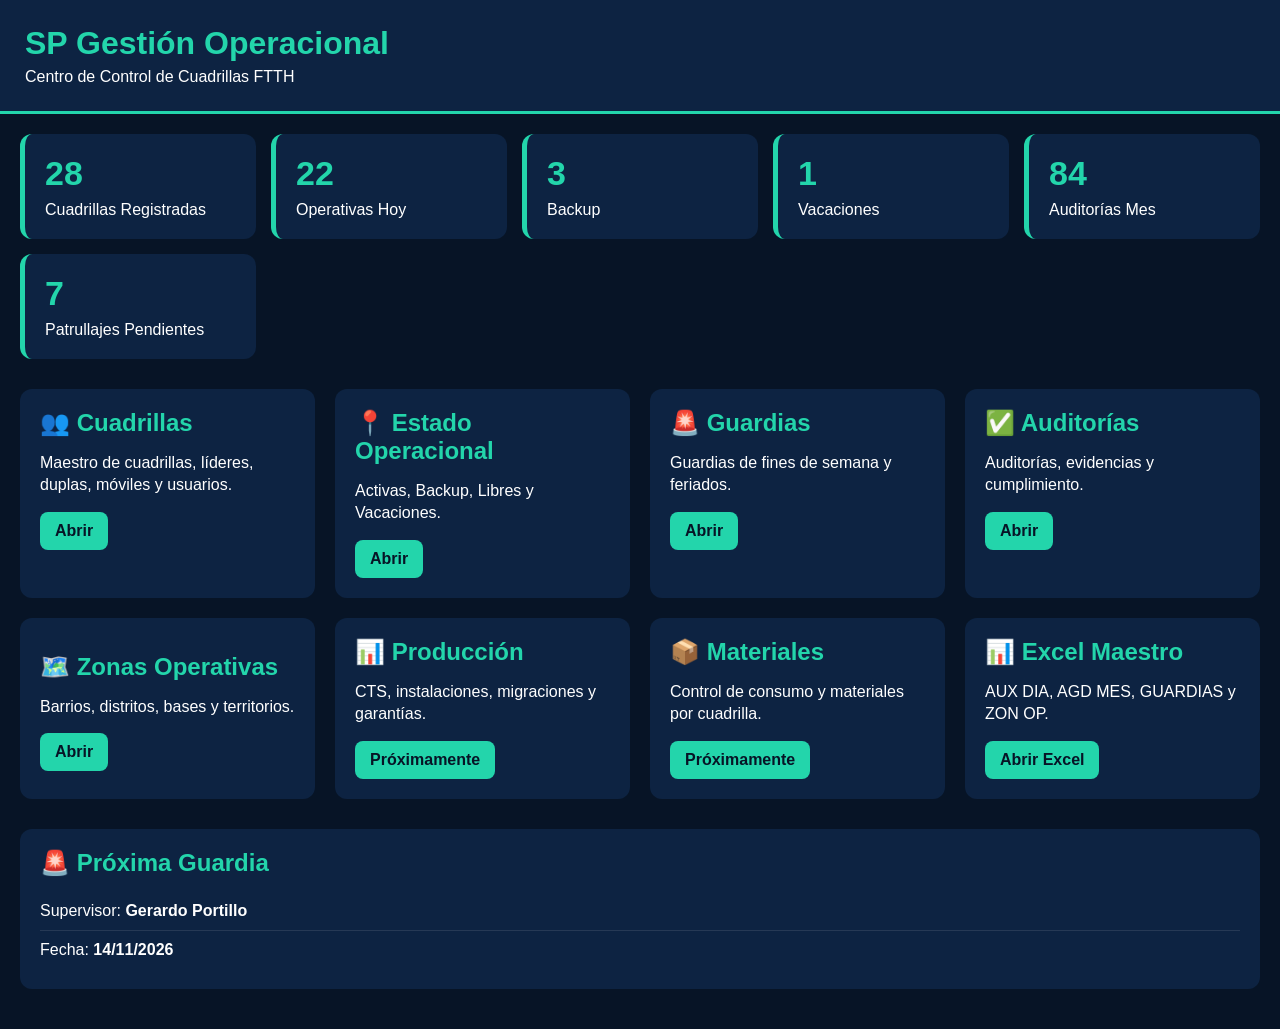
<file: index.html>
<!DOCTYPE html>
<html lang="es">

<head>

<meta charset="UTF-8">

<meta name="viewport"
      content="width=device-width, initial-scale=1.0">

<title>SP Gestión Operacional</title>

<style>

*{
    margin:0;
    padding:0;
    box-sizing:border-box;
    font-family:Segoe UI,sans-serif;
}

body{
    background:#071426;
    color:white;
}

.header{

    background:#0d2342;

    padding:25px;

    border-bottom:3px solid #23d5ab;

}

.header h1{
    color:#23d5ab;
    margin-bottom:6px;
}

.container{
    padding:20px;
}

.kpis{

    display:grid;

    grid-template-columns:
    repeat(auto-fit,minmax(220px,1fr));

    gap:15px;

    margin-bottom:30px;

}

.kpi{

    background:#0d2342;

    border-left:5px solid #23d5ab;

    border-radius:12px;

    padding:20px;

}

.kpi .valor{

    font-size:34px;

    font-weight:bold;

    color:#23d5ab;

}

.kpi .titulo{

    margin-top:8px;

}

.modulos{

    display:grid;

    grid-template-columns:
    repeat(auto-fit,minmax(260px,1fr));

    gap:20px;

    margin-bottom:30px;

}

.modulo{

    background:#0d2342;

    border-radius:12px;

    padding:20px;

}

.modulo h2{

    margin-bottom:15px;

    color:#23d5ab;

}

.modulo p{

    margin-bottom:15px;

    line-height:1.4;

}

.modulo a{

    display:inline-block;

    text-decoration:none;

    background:#23d5ab;

    color:#071426;

    padding:10px 15px;

    border-radius:8px;

    font-weight:bold;

}

.panel{

    background:#0d2342;

    border-radius:12px;

    padding:20px;

    margin-bottom:20px;

}

.panel h2{

    color:#23d5ab;

    margin-bottom:15px;

}

.item{

    padding:10px 0;

    border-bottom:
    1px solid rgba(255,255,255,.1);

}

.item:last-child{

    border-bottom:none;

}

.footer{

    margin-top:30px;

    padding:20px;

    text-align:center;

    opacity:.7;

}

</style>

</head>

<body>

<div class="header">

    <h1>
        SP Gestión Operacional
    </h1>

    <p>
        Centro de Control de Cuadrillas FTTH
    </p>

</div>

<div class="container">

    <div class="kpis">

        <div class="kpi">

            <div class="valor">
                28
            </div>

            <div class="titulo">
                Cuadrillas Registradas
            </div>

        </div>

        <div class="kpi">

            <div class="valor">
                22
            </div>

            <div class="titulo">
                Operativas Hoy
            </div>

        </div>

        <div class="kpi">

            <div class="valor">
                3
            </div>

            <div class="titulo">
                Backup
            </div>

        </div>

        <div class="kpi">

            <div class="valor">
                1
            </div>

            <div class="titulo">
                Vacaciones
            </div>

        </div>

        <div class="kpi">

            <div class="valor">
                84
            </div>

            <div class="titulo">
                Auditorías Mes
            </div>

        </div>

        <div class="kpi">

            <div class="valor">
                7
            </div>

            <div class="titulo">
                Patrullajes Pendientes
            </div>

        </div>

    </div>

    <div class="modulos">

        <div class="modulo">

            <h2>
                👥 Cuadrillas
            </h2>

            <p>
                Maestro de cuadrillas,
                líderes, duplas,
                móviles y usuarios.
            </p>

            <a href="pages/cuadrillas.html">
                Abrir
            </a>

        </div>

        <div class="modulo">

            <h2>
                📍 Estado Operacional
            </h2>

            <p>
                Activas, Backup,
                Libres y Vacaciones.
            </p>

            <a href="pages/estado-operacional.html">
                Abrir
            </a>

        </div>

        <div class="modulo">

            <h2>
                🚨 Guardias
            </h2>

            <p>
                Guardias de fines de semana
                y feriados.
            </p>

            <a href="pages/guardias.html">
                Abrir
            </a>

        </div>

        <div class="modulo">

            <h2>
                ✅ Auditorías
            </h2>

            <p>
                Auditorías,
                evidencias y cumplimiento.
            </p>

            <a href="pages/historial.html">
                Abrir
            </a>

        </div>

        <div class="modulo">

            <h2>
                <h2>
    🗺️ Zonas Operativas
</h2>

<p>
    Barrios, distritos,
    bases y territorios.
</p>

<a href="pages/zonas-operativas.html">
    Abrir
</a>

        </div>

        <div class="modulo">

            <h2>
                📊 Producción
            </h2>

            <p>
                CTS, instalaciones,
                migraciones y garantías.
            </p>

            <a href="#">
                Próximamente
            </a>

        </div>

        <div class="modulo">

            <h2>
                📦 Materiales
            </h2>

            <p>
                Control de consumo
                y materiales por cuadrilla.
            </p>

            <a href="#">
                Próximamente
            </a>

        </div>

        <div class="modulo">

            <h2>
                📊 Excel Maestro
            </h2>

            <p>
                AUX DIA, AGD MES,
                GUARDIAS y ZON OP.
            </p>

            <a
            href="https://nucleopersonal-my.sharepoint.com/:x:/r/personal/u997902_personal_com_py/Documents/1%20-%20PERSONAL%20FLOW%20GP/1%20-%20AGENDA%20DIARIA/SP%20GESTION%20OPS/APP%20-%20AGENDA%20DIARIA%20-%20SVP%20OFS%20-%20GP%202026%20.xlsx?d=w0fe233d9d8eb4abc97289d55d4cd4d44&csf=1&web=1&e=pIdgUN"
            target="_blank">

                Abrir Excel

            </a>

        </div>

    </div>

    <div class="panel">

        <h2>
            🚨 Próxima Guardia
        </h2>

        <div class="item">

            Supervisor:
            <strong>Gerardo Portillo</strong>

        </div>

        <div class="item">

            Fecha:
            <strong>14/11/2026</strong
</file>
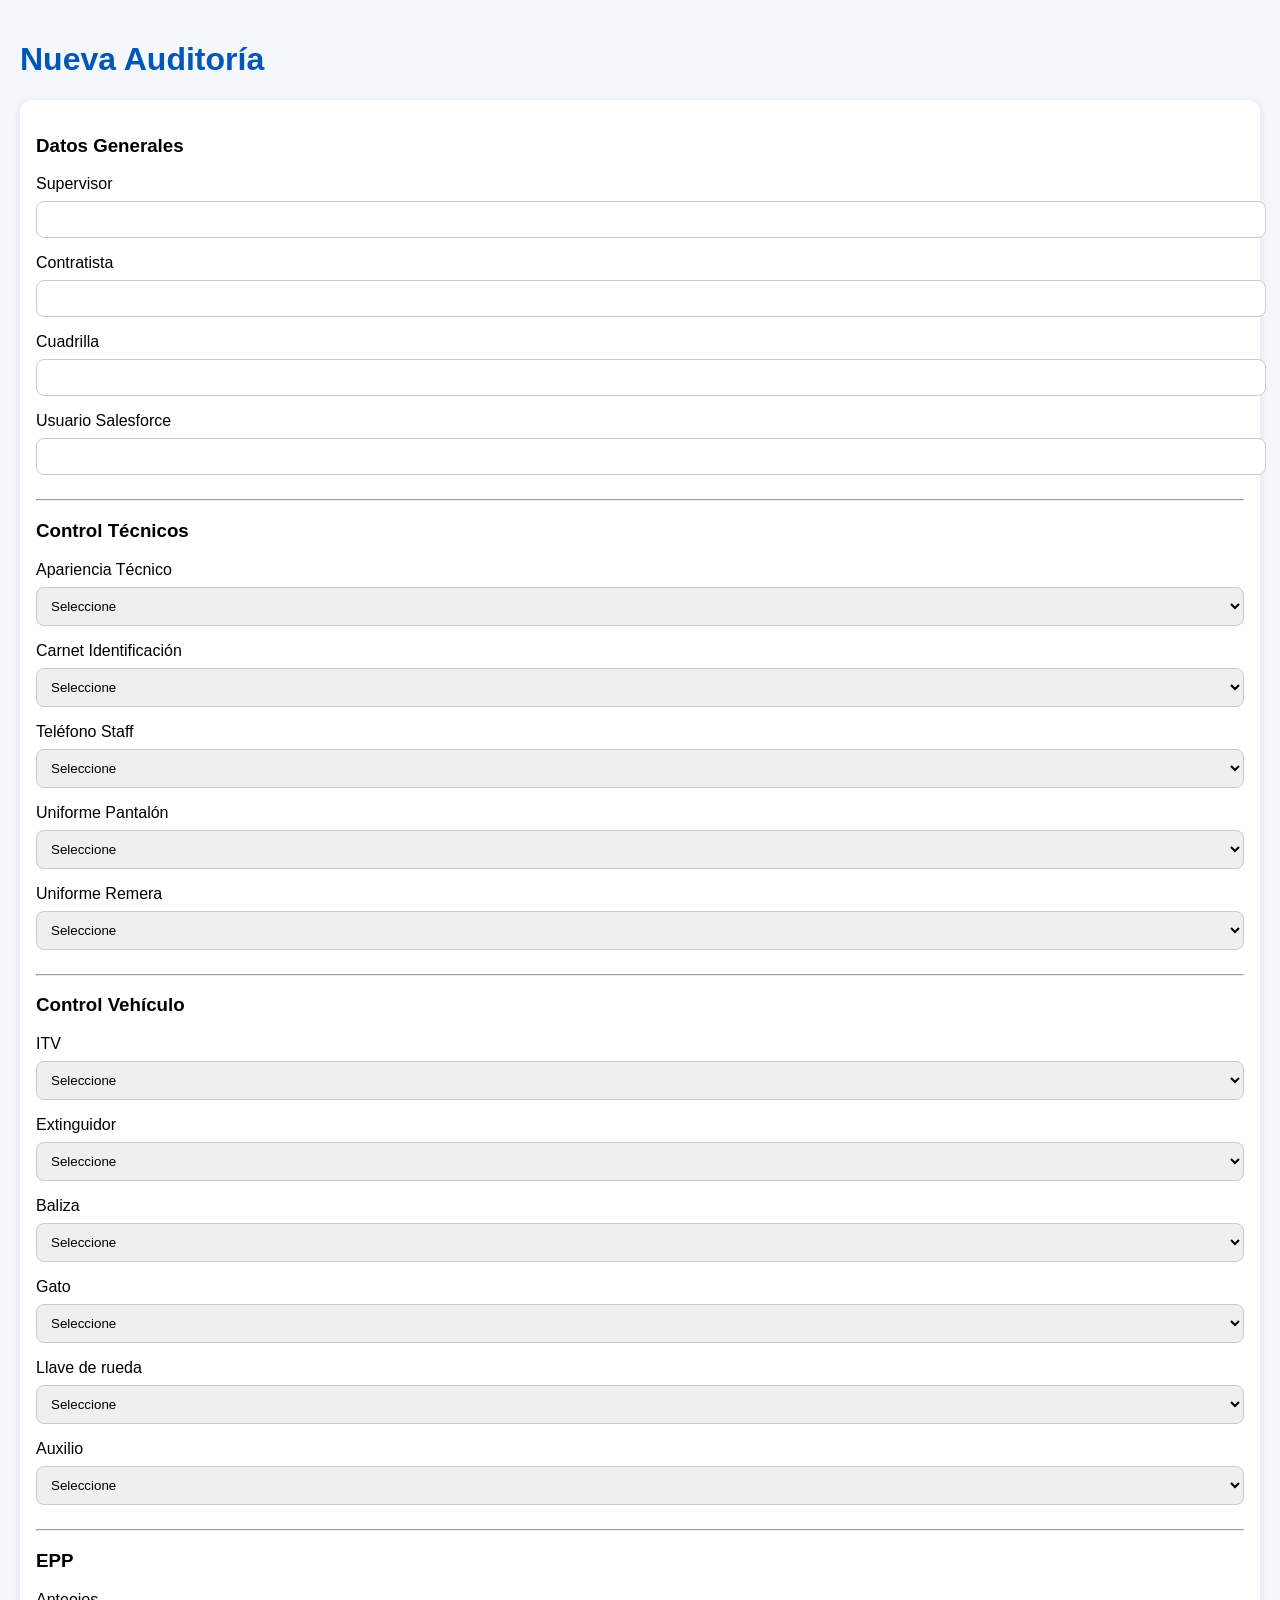
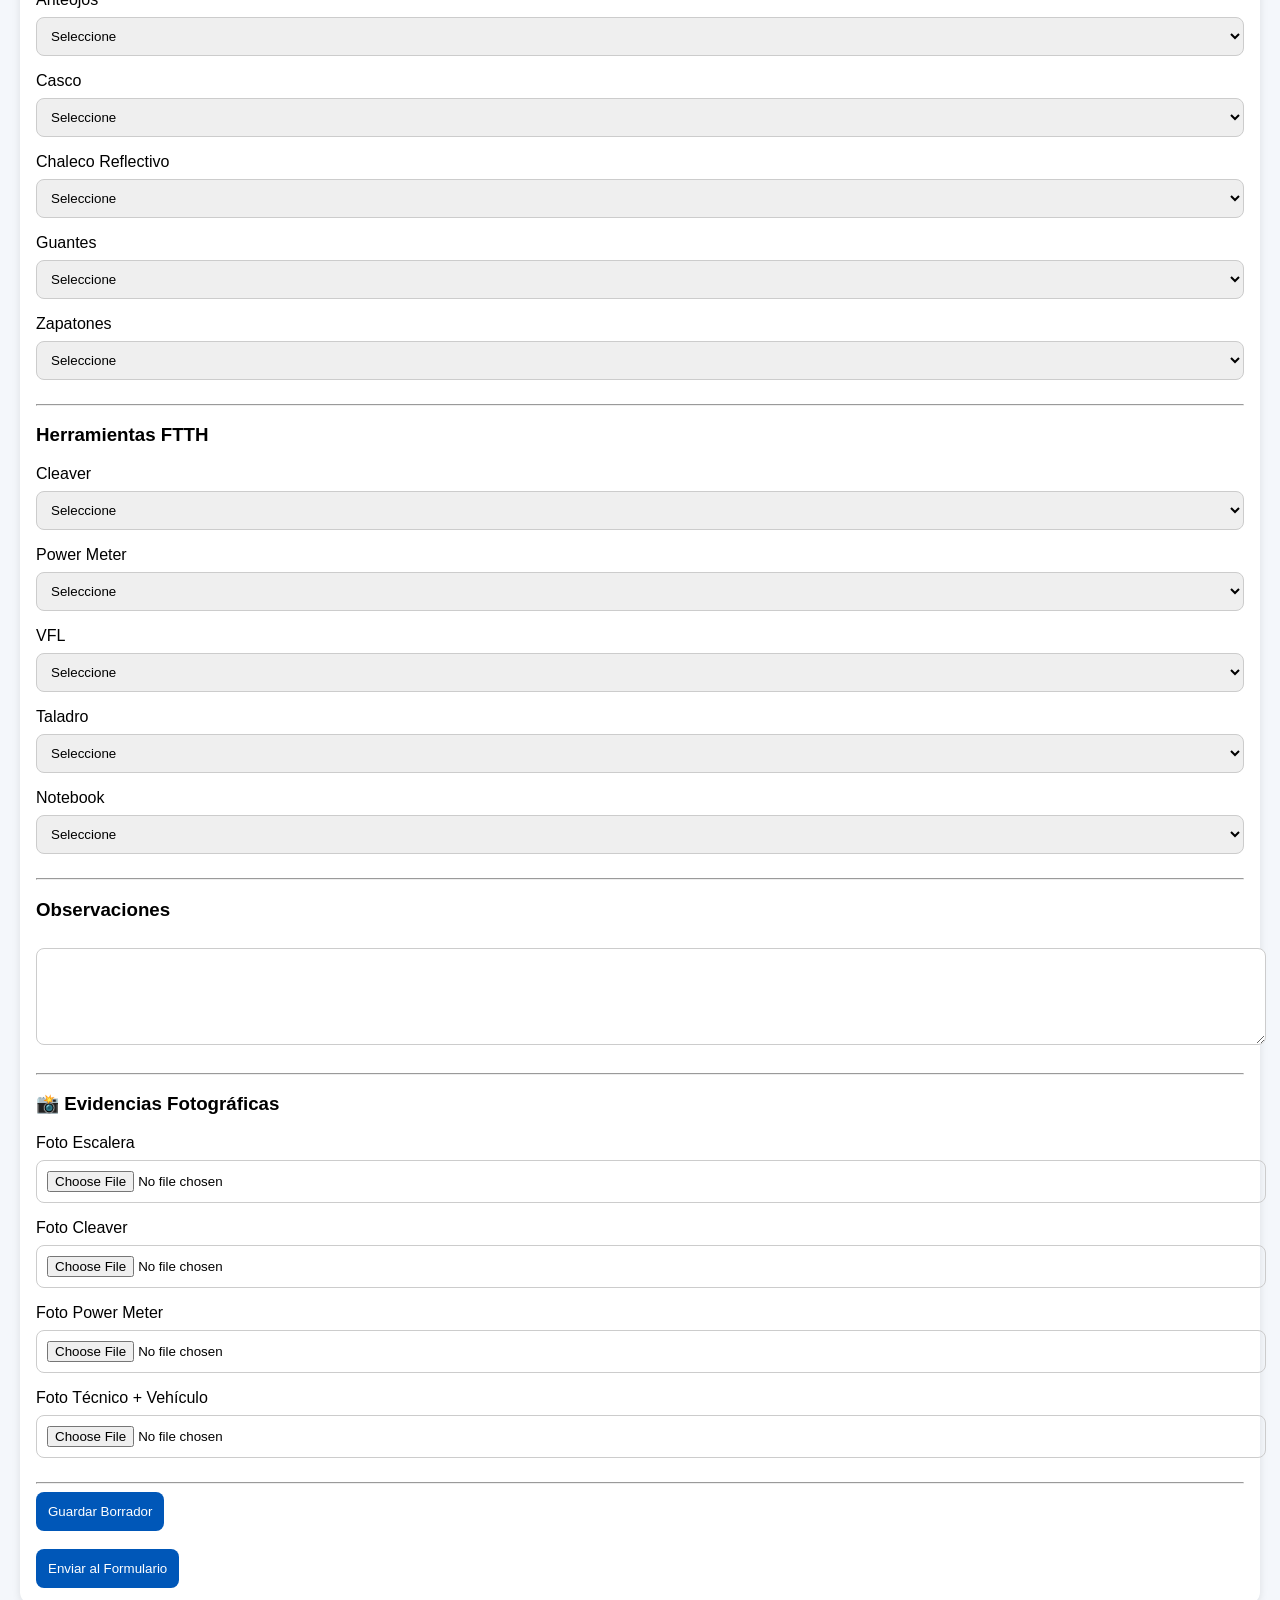
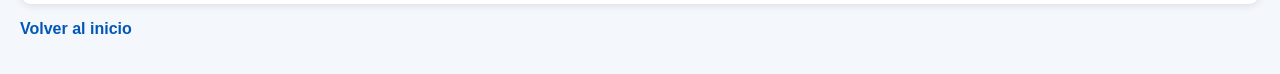
<file: pages/auditoria.html>
<!DOCTYPE html>
<html lang="es">

<head>
    <meta charset="UTF-8">
    <meta name="viewport"
          content="width=device-width, initial-scale=1.0">

    <title>Nueva Auditoría</title>

    <link rel="stylesheet"
          href="../css/app.css">
</head>

<body>

    <h1>Nueva Auditoría</h1>

    <div class="card">

        <h3>Datos Generales</h3>

        <label>Supervisor</label>
        <input id="supervisor" type="text">

        <label>Contratista</label>
        <input id="contratista" type="text">

        <label>Cuadrilla</label>
        <input id="cuadrilla" type="text">

        <label>Usuario Salesforce</label>
        <input id="usuarioSalesforce" type="text">

        <hr>

        <h3>Control Técnicos</h3>

        <label>Apariencia Técnico</label>
        <select id="aparienciaTecnico">
            <option value="">Seleccione</option>
            <option>Cumple</option>
            <option>No Cumple</option>
        </select>

        <label>Carnet Identificación</label>
        <select id="carnetIdentificacion">
            <option value="">Seleccione</option>
            <option>Cumple</option>
            <option>No Cumple</option>
        </select>

        <label>Teléfono Staff</label>
        <select id="telefonoStaff">
            <option value="">Seleccione</option>
            <option>Cumple</option>
            <option>No Cumple</option>
        </select>

        <label>Uniforme Pantalón</label>
        <select id="uniformePantalon">
            <option value="">Seleccione</option>
            <option>Cumple</option>
            <option>No Cumple</option>
        </select>

        <label>Uniforme Remera</label>
        <select id="uniformeRemera">
            <option value="">Seleccione</option>
            <option>Cumple</option>
            <option>No Cumple</option>
        </select>

        <hr>

        <h3>Control Vehículo</h3>

        <label>ITV</label>
        <select id="itv">
            <option value="">Seleccione</option>
            <option>Cumple</option>
            <option>No Cumple</option>
        </select>

        <label>Extinguidor</label>
        <select id="extinguidor">
            <option value="">Seleccione</option>
            <option>Al día</option>
            <option>Vencido</option>
            <option>No dispone</option>
        </select>

        <label>Baliza</label>
        <select id="baliza">
            <option value="">Seleccione</option>
            <option>Cumple</option>
            <option>No Cumple</option>
        </select>

        <label>Gato</label>
        <select id="gato">
            <option value="">Seleccione</option>
            <option>Cumple</option>
            <option>No Cumple</option>
        </select>

        <label>Llave de rueda</label>
        <select id="llaveRuedas">
            <option value="">Seleccione</option>
            <option>Cumple</option>
            <option>No Cumple</option>
        </select>

        <label>Auxilio</label>
        <select id="auxilio">
            <option value="">Seleccione</option>
            <option>Cumple</option>
            <option>No Cumple</option>
        </select>

        <hr>

        <h3>EPP</h3>

        <label>Anteojos</label>
        <select id="anteojos">
            <option value="">Seleccione</option>
            <option>Cumple</option>
            <option>No Cumple</option>
        </select>

        <label>Casco</label>
        <select id="casco">
            <option value="">Seleccione</option>
            <option>Cumple</option>
            <option>No Cumple</option>
        </select>

        <label>Chaleco Reflectivo</label>
        <select id="chaleco">
            <option value="">Seleccione</option>
            <option>Cumple</option>
            <option>No Cumple</option>
        </select>

        <label>Guantes</label>
        <select id="guantes">
            <option value="">Seleccione</option>
            <option>Cumple</option>
            <option>No Cumple</option>
        </select>

        <label>Zapatones</label>
        <select id="zapatones">
            <option value="">Seleccione</option>
            <option>Cumple</option>
            <option>No Cumple</option>
        </select>

        <hr>

        <h3>Herramientas FTTH</h3>

        <label>Cleaver</label>
        <select id="cleaver">
            <option value="">Seleccione</option>
            <option>Cumple</option>
            <option>No Cumple</option>
        </select>

        <label>Power Meter</label>
        <select id="powerMeter">
            <option value="">Seleccione</option>
            <option>Cumple</option>
            <option>No Cumple</option>
        </select>

        <label>VFL</label>
        <select id="vfl">
            <option value="">Seleccione</option>
            <option>Cumple</option>
            <option>No Cumple</option>
        </select>

        <label>Taladro</label>
        <select id="taladro">
            <option value="">Seleccione</option>
            <option>Cumple</option>
            <option>No Cumple</option>
        </select>

        <label>Notebook</label>
        <select id="notebook">
            <option value="">Seleccione</option>
            <option>Cumple</option>
            <option>No Cumple</option>
        </select>

        <hr>

        <h3>Observaciones</h3>

        <textarea
            id="observaciones"
            rows="5"></textarea>

        <hr>

        <h3>📸 Evidencias Fotográficas</h3>

        <label>Foto Escalera</label>
        <input
            id="fotoEscalera"
            type="file"
            accept="image/*">

        <label>Foto Cleaver</label>
        <input
            id="fotoCleaver"
            type="file"
            accept="image/*">

        <label>Foto Power Meter</label>
        <input
            id="fotoPowerMeter"
            type="file"
            accept="image/*">

        <label>Foto Técnico + Vehículo</label>
        <input
            id="fotoTecnicoVehiculo"
            type="file"
            accept="image/*">

        <hr>

        <button id="btnGuardar">
            Guardar Borrador
        </button>

        <br><br>

        <button id="btnEnviar">
            Enviar al Formulario
        </button>

    </div>

    <p>
        <a href="../index.html">
            Volver al inicio
        </a>
    </p>

    <script src="../js/database.js"></script>
    <script src="../js/googleForms.js"></script>
    <script src="../js/app.js"></script>

</body>

</html>
</file>
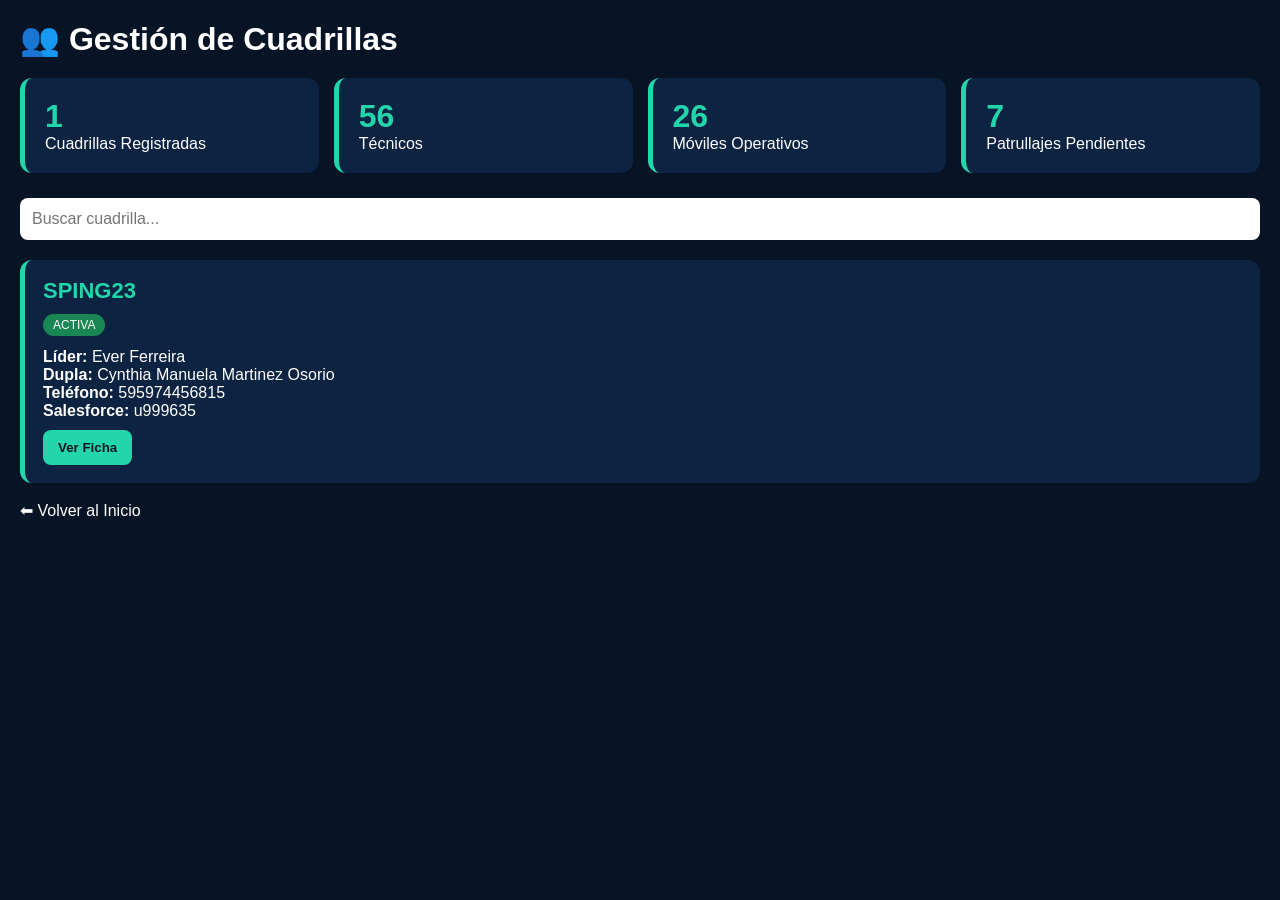
<file: pages/cuadrillas.html>
<!DOCTYPE html>
<html lang="es">

<head>

<meta charset="UTF-8">

<meta name="viewport"
      content="width=device-width, initial-scale=1.0">

<title>SP Gestión Operacional - Cuadrillas</title>

<style>

*{
margin:0;
padding:0;
box-sizing:border-box;
font-family:Segoe UI, sans-serif;
}

body{
background:#071426;
color:white;
padding:20px;
}

h1{
margin-bottom:20px;
}

.dashboard{
display:grid;
grid-template-columns:
repeat(auto-fit,minmax(220px,1fr));
gap:15px;
margin-bottom:25px;
}

.card-indicador{
background:#0d2342;
border-left:5px solid #23d5ab;
padding:20px;
border-radius:12px;
}

.card-indicador h2{
font-size:32px;
color:#23d5ab;
}

.buscador{
margin-bottom:20px;
}

.buscador input{
width:100%;
padding:12px;
border-radius:8px;
border:none;
font-size:16px;
}

.grid-cuadrillas{
display:grid;
grid-template-columns:
repeat(auto-fit,minmax(280px,1fr));
gap:15px;
}

.card-cuadrilla{
background:#0d2342;
border-radius:12px;
padding:18px;
border-left:5px solid #23d5ab;
}

.codigo{
color:#23d5ab;
font-size:22px;
font-weight:bold;
margin-bottom:10px;
}

.estado{
display:inline-block;
padding:4px 10px;
border-radius:20px;
font-size:12px;
margin-bottom:12px;
}

.activa{
background:#198754;
}

.backup{
background:#0d6efd;
}

.vacaciones{
background:#ffc107;
color:black;
}

button{
margin-top:10px;
background:#23d5ab;
border:none;
padding:10px 15px;
border-radius:8px;
cursor:pointer;
font-weight:bold;
color:#071426;
}

button:hover{
opacity:.9;
}

a{
color:white;
text-decoration:none;
}

</style>

</head>

<body>

<h1>
👥 Gestión de Cuadrillas
</h1>

<div class="dashboard">

<div class="card-indicador">

<h2 id="totalCuadrillas">0</h2>

<p>Cuadrillas Registradas</p>

</div>

<div class="card-indicador">

<h2>56</h2>

<p>Técnicos</p>

</div>

<div class="card-indicador">

<h2>26</h2>

<p>Móviles Operativos</p>

</div>

<div class="card-indicador">

<h2>7</h2>

<p>Patrullajes Pendientes</p>

</div>

</div>

<div class="buscador">

<input
type="text"
id="buscar"
placeholder="Buscar cuadrilla...">

</div>

<div
id="contenedorCuadrillas"
class="grid-cuadrillas">

</div>

<br>

<p>

<a href="../index.html">

⬅ Volver al Inicio

</a>

</p>

<script src="../js/cuadrillas-data.js"></script>

<script>

function verFicha(codigo){

localStorage.setItem(
"cuadrillaSeleccionada",
codigo
);

location.href =
"ficha-cuadrilla.html";

}

function cargarCuadrillas(lista){

const contenedor =
document.getElementById(
"contenedorCuadrillas"
);

contenedor.innerHTML="";

document.getElementById(
"totalCuadrillas"
).innerText=
lista.length;

lista.forEach(
(item)=>{

const card =
document.createElement(
"div"
);

card.className=
"card-cuadrilla";

let claseEstado=
"activa";

if(
item.estado==="BACKUP"
){
claseEstado=
"backup";
}

if(
item.estado==="VACACIONES"
){
claseEstado=
"vacaciones";
}

card.innerHTML=`

<div class="codigo">

${item.codigo}

</div>

<span class="estado ${claseEstado}">

${item.estado}

</span>

<p>

<strong>Líder:</strong>

${item.lider || "-"}

</p>

<p>

<strong>Dupla:</strong>

${item.dupla || "-"}

</p>

<p>

<strong>Teléfono:</strong>

${item.telefono || "-"}

</p>

<p>

<strong>Salesforce:</strong>

${item.usuarioSalesforce || "-"}

</p>

<button
onclick="verFicha('${item.codigo}')">

Ver Ficha

</button>

`;

contenedor.appendChild(
card
);

}
);

}

cargarCuadrillas(
cuadrillas
);

document
.getElementById(
"buscar"
)
.addEventListener(
"input",
(e)=>{

const texto=
e.target.value
.toLowerCase();

const resultado=
cuadrillas.filter(
c=>
c.codigo
.toLowerCase()
.includes(texto)
);

cargarCuadrillas(
resultado
);

}
);

</script>

</body>

</html>
</file>
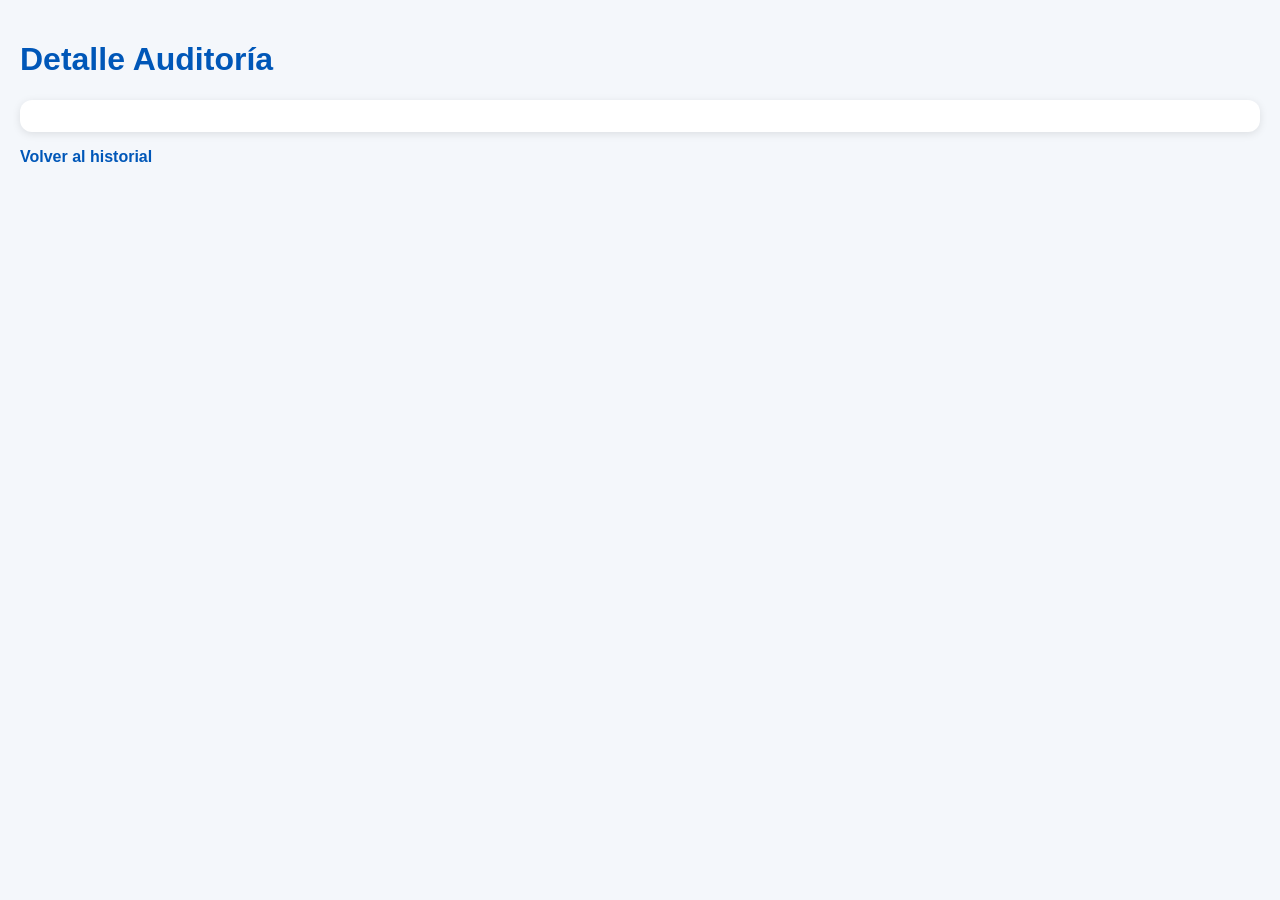
<file: pages/detalle.html>
<!DOCTYPE html>
<html lang="es">

<head>
    <meta charset="UTF-8">

    <meta name="viewport"
          content="width=device-width, initial-scale=1.0">

    <title>Detalle Auditoría</title>

    <link rel="stylesheet"
          href="../css/app.css">

</head>

<body>

    <h1>Detalle Auditoría</h1>

    <div id="detalle"
         class="card">
    </div>

    <p>
        <a href="historial.html">
            Volver al historial
        </a>
    </p>

    <script src="../js/database.js"></script>

    <script>

        async function cargarDetalle() {

            const id =
                Number(
                    localStorage.getItem(
                        "auditoriaSeleccionada"
                    )
                );

            const auditoria =
                await obtenerAuditoria(id);

            const detalle =
                document.getElementById(
                    "detalle"
                );

            detalle.innerHTML = `

                <h3>Datos Generales</h3>

                <p><strong>Supervisor:</strong> ${auditoria.supervisor || "-"}</p>
                <p><strong>Contratista:</strong> ${auditoria.contratista || "-"}</p>
                <p><strong>Cuadrilla:</strong> ${auditoria.cuadrilla || "-"}</p>
                <p><strong>Usuario:</strong> ${auditoria.usuarioSalesforce || "-"}</p>

                <hr>

                <h3>Control Técnicos</h3>

                <p><strong>Apariencia:</strong> ${auditoria.aparienciaTecnico || "-"}</p>
                <p><strong>Carnet:</strong> ${auditoria.carnetIdentificacion || "-"}</p>
                <p><strong>Teléfono:</strong> ${auditoria.telefonoStaff || "-"}</p>

                <hr>

                <h3>Control Vehículo</h3>

                <p><strong>ITV:</strong> ${auditoria.itv || "-"}</p>
                <p><strong>Extinguidor:</strong> ${auditoria.extinguidor || "-"}</p>
                <p><strong>Baliza:</strong> ${auditoria.baliza || "-"}</p>
                <p><strong>Auxilio:</strong> ${auditoria.auxilio || "-"}</p>

                <hr>

                <h3>EPP</h3>

                <p><strong>Anteojos:</strong> ${auditoria.anteojos || "-"}</p>
                <p><strong>Casco:</strong> ${auditoria.casco || "-"}</p>
                <p><strong>Guantes:</strong> ${auditoria.guantes || "-"}</p>

                <hr>

                <h3>Herramientas FTTH</h3>

                <p><strong>Cleaver:</strong> ${auditoria.cleaver || "-"}</p>
                <p><strong>Power Meter:</strong> ${auditoria.powerMeter || "-"}</p>
                <p><strong>VFL:</strong> ${auditoria.vfl || "-"}</p>

                <hr>

                <h3>Observaciones</h3>

                <p>
                    ${auditoria.observaciones || "-"}
                </p>

                <hr>

                <h3>📸 Evidencias Fotográficas</h3>

                <p>
                    <strong>Foto Escalera:</strong>
                    ${auditoria.fotoEscalera || "-"}
                </p>

                <p>
                    <strong>Foto Cleaver:</strong>
                    ${auditoria.fotoCleaver || "-"}
                </p>

                <p>
                    <strong>Foto Power Meter:</strong>
                    ${auditoria.fotoPowerMeter || "-"}
                </p>

                <p>
                    <strong>Foto Técnico + Vehículo:</strong>
                    ${auditoria.fotoTecnicoVehiculo || "-"}
                </p>

            `;

        }

        initDB()
            .then(() => {

                cargarDetalle();

            });

    </script>

</body>

</html>
</file>
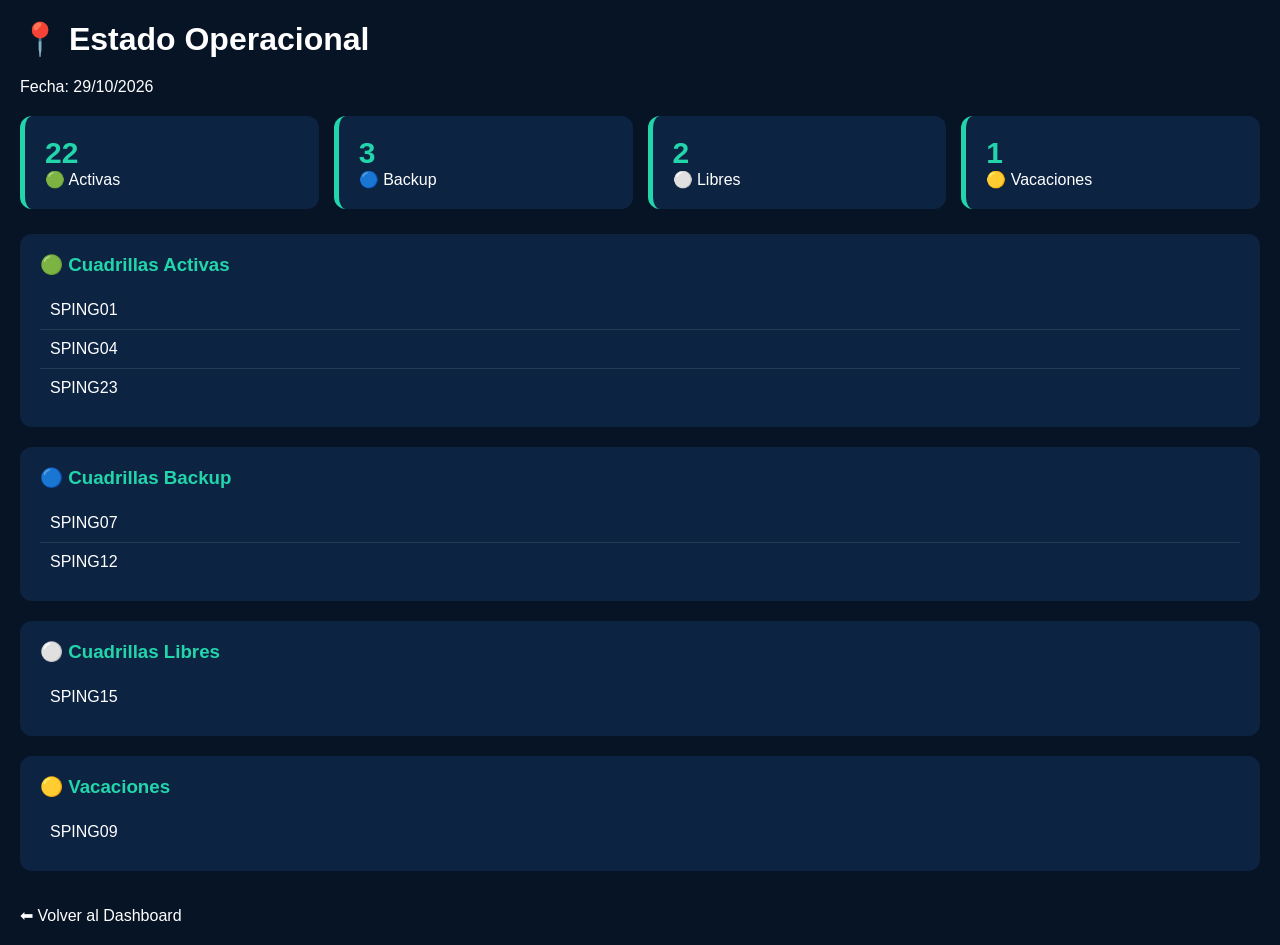
<file: pages/estado-operacional.html>
<!DOCTYPE html>
<html lang="es">

<head>

<meta charset="UTF-8">

<meta name="viewport"
      content="width=device-width, initial-scale=1.0">

<title>Estado Operacional</title>

<style>

*{
    margin:0;
    padding:0;
    box-sizing:border-box;
    font-family:Segoe UI,sans-serif;
}

body{
    background:#071426;
    color:white;
    padding:20px;
}

h1{
    margin-bottom:20px;
}

.resumen{

    display:grid;

    grid-template-columns:
    repeat(auto-fit,minmax(180px,1fr));

    gap:15px;

    margin-bottom:25px;

}

.card{

    background:#0d2342;

    border-left:5px solid #23d5ab;

    border-radius:12px;

    padding:20px;

}

.card h2{

    color:#23d5ab;

    font-size:30px;

}

.seccion{

    background:#0d2342;

    border-radius:12px;

    padding:20px;

    margin-bottom:20px;

}

.seccion h3{

    margin-bottom:15px;

    color:#23d5ab;

}

.estado-item{

    padding:10px;

    border-bottom:1px solid rgba(255,255,255,.1);

}

.estado-item:last-child{

    border-bottom:none;

}

.volver{

    display:inline-block;

    margin-top:15px;

    color:white;

    text-decoration:none;

}

</style>

</head>

<body>

<h1>
📍 Estado Operacional
</h1>

<p style="margin-bottom:20px;">
Fecha: 29/10/2026
</p>

<div class="resumen">

    <div class="card">

        <h2>22</h2>

        <p>🟢 Activas</p>

    </div>

    <div class="card">

        <h2>3</h2>

        <p>🔵 Backup</p>

    </div>

    <div class="card">

        <h2>2</h2>

        <p>⚪ Libres</p>

    </div>

    <div class="card">

        <h2>1</h2>

        <p>🟡 Vacaciones</p>

    </div>

</div>

<div class="seccion">

    <h3>
        🟢 Cuadrillas Activas
    </h3>

    <div class="estado-item">
        SPING01
    </div>

    <div class="estado-item">
        SPING04
    </div>

    <div class="estado-item">
        SPING23
    </div>

</div>

<div class="seccion">

    <h3>
        🔵 Cuadrillas Backup
    </h3>

    <div class="estado-item">
        SPING07
    </div>

    <div class="estado-item">
        SPING12
    </div>

</div>

<div class="seccion">

    <h3>
        ⚪ Cuadrillas Libres
    </h3>

    <div class="estado-item">
        SPING15
    </div>

</div>

<div class="seccion">

    <h3>
        🟡 Vacaciones
    </h3>

    <div class="estado-item">
        SPING09
    </div>

</div>

<a
href="../index.html"
class="volver">

⬅ Volver al Dashboard

</a>

</body>

</html>
</file>
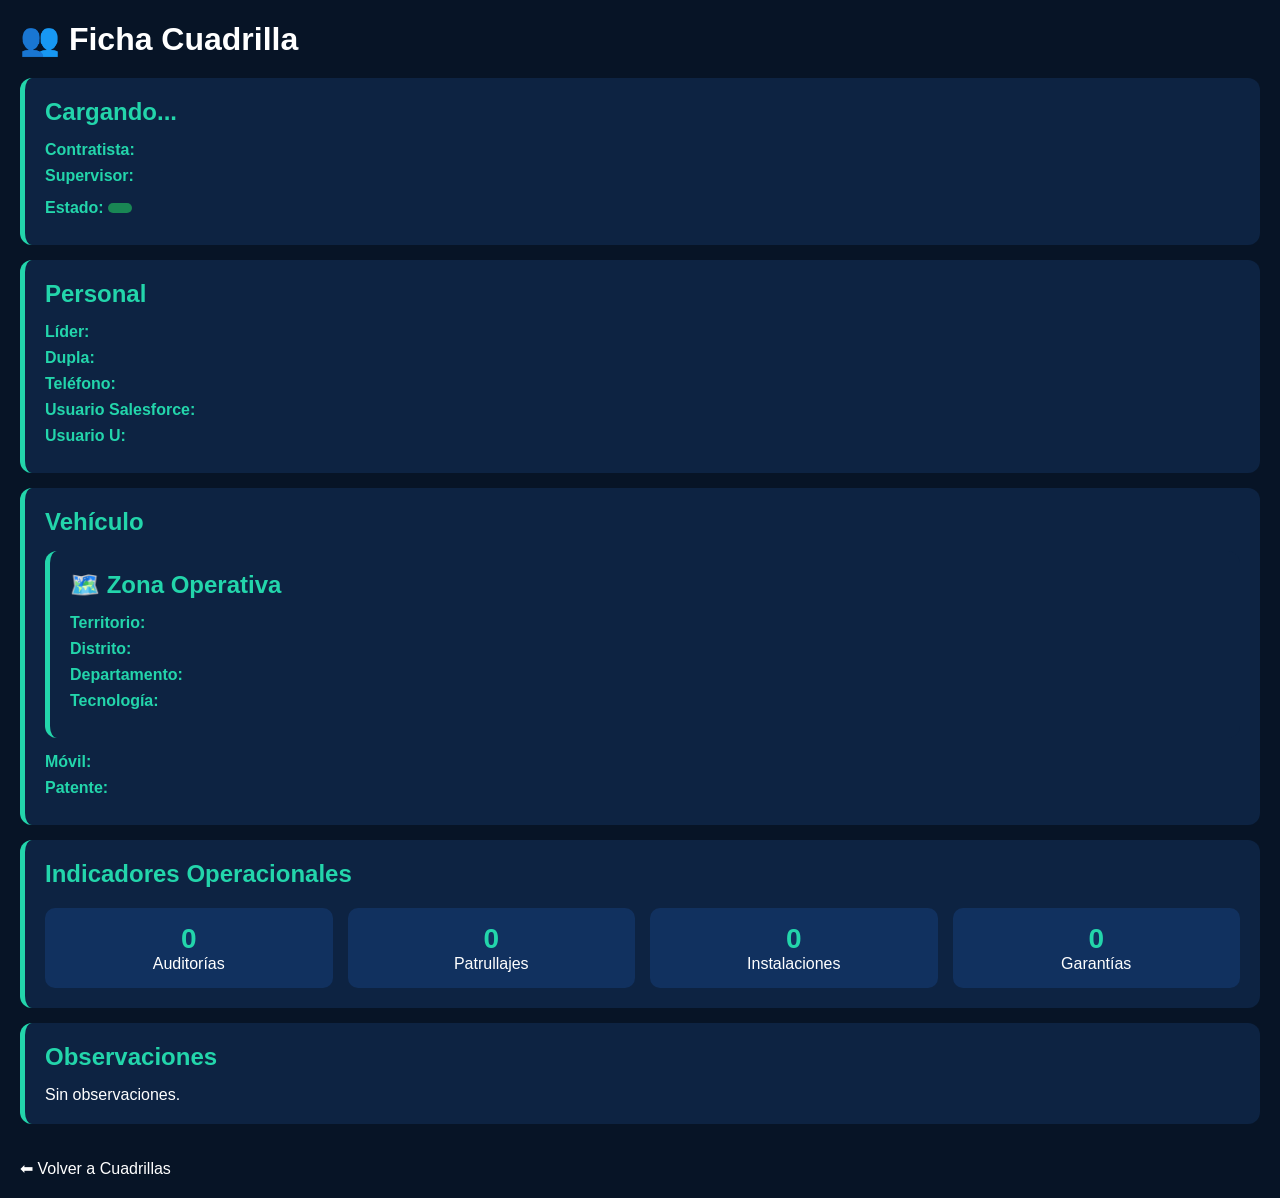
<file: pages/ficha-cuadrilla.html>
<!DOCTYPE html>
<html lang="es">

<head>

<meta charset="UTF-8">

<meta name="viewport"
      content="width=device-width, initial-scale=1.0">

<title>Ficha de Cuadrilla</title>

<style>

*{
    margin:0;
    padding:0;
    box-sizing:border-box;
    font-family:Segoe UI,sans-serif;
}

body{
    background:#071426;
    color:white;
    padding:20px;
}

h1{
    margin-bottom:20px;
}

.card{

    background:#0d2342;

    border-left:5px solid #23d5ab;

    border-radius:12px;

    padding:20px;

    margin-bottom:15px;

}

.card h2{

    color:#23d5ab;

    margin-bottom:15px;

}

.dato{

    margin-bottom:8px;

}

.label{

    font-weight:bold;

    color:#23d5ab;

}

.estado{

    display:inline-block;

    background:#198754;

    color:white;

    padding:5px 12px;

    border-radius:20px;

    margin-top:10px;

}

.metricas{

    display:grid;

    grid-template-columns:
    repeat(auto-fit,minmax(180px,1fr));

    gap:15px;

    margin-top:20px;

}

.metrica{

    background:#11315f;

    padding:15px;

    border-radius:10px;

    text-align:center;

}

.metrica h3{

    font-size:28px;

    color:#23d5ab;

}

a{

    color:white;

    text-decoration:none;

}

.volver{

    margin-top:20px;

    display:inline-block;

}

</style>

</head>

<body>

<h1>
    👥 Ficha Cuadrilla
</h1>

<div class="card">

    <h2 id="codigo">
        Cargando...
    </h2>

    <div class="dato">

        <span class="label">
            Contratista:
        </span>

        <span id="contratista"></span>

    </div>

    <div class="dato">

        <span class="label">
            Supervisor:
        </span>

        <span id="supervisor"></span>

    </div>

    <div class="dato">

        <span class="label">
            Estado:
        </span>

        <span
            id="estado"
            class="estado">

        </span>

    </div>

</div>

<div class="card">

    <h2>
        Personal
    </h2>

    <div class="dato">

        <span class="label">
            Líder:
        </span>

        <span id="lider"></span>

    </div>

    <div class="dato">

        <span class="label">
            Dupla:
        </span>

        <span id="dupla"></span>

    </div>

    <div class="dato">

        <span class="label">
            Teléfono:
        </span>

        <span id="telefono"></span>

    </div>

    <div class="dato">

        <span class="label">
            Usuario Salesforce:
        </span>

        <span id="salesforce"></span>

    </div>

    <div class="dato">

        <span class="label">
            Usuario U:
        </span>

        <span id="usuarioU"></span>

    </div>

</div>

<div class="card">

    <h2>
        Vehículo
    </h2>

<div class="card">

    <h2>
        🗺️ Zona Operativa
    </h2>

    <div class="dato">

        <span class="label">
            Territorio:
        </span>

        <span id="territorio"></span>

    </div>

    <div class="dato">

        <span class="label">
            Distrito:
        </span>

        <span id="distrito"></span>

    </div>

    <div class="dato">

        <span class="label">
            Departamento:
        </span>

        <span id="departamento"></span>

    </div>

    <div class="dato">

        <span class="label">
            Tecnología:
        </span>

        <span id="tecnologia"></span>

    </div>

</div>
      
    <div class="dato">

        <span class="label">
            Móvil:
        </span>

        <span id="movil"></span>

    </div>

    <div class="dato">

        <span class="label">
            Patente:
        </span>

        <span id="patente"></span>

    </div>

</div>

<div class="card">

    <h2>
        Indicadores Operacionales
    </h2>

    <div class="metricas">

        <div class="metrica">

            <h3 id="auditorias">
                0
            </h3>

            <p>
                Auditorías
            </p>

        </div>

        <div class="metrica">

            <h3 id="patrullajes">
                0
            </h3>

            <p>
                Patrullajes
            </p>

        </div>

        <div class="metrica">

            <h3 id="instalaciones">
                0
            </h3>

            <p>
                Instalaciones
            </p>

        </div>

        <div class="metrica">

            <h3 id="garantias">
                0
            </h3>

            <p>
                Garantías
            </p>

        </div>

    </div>

</div>

<div class="card">

    <h2>
        Observaciones
    </h2>

    <p id="observaciones">

        Sin observaciones.

    </p>

</div>

<a
href="cuadrillas.html"
class="volver">

⬅ Volver a Cuadrillas

</a>

<script src="../js/cuadrillas-data.js"></script>

<script>

const codigoSeleccionado =
    localStorage.getItem(
        "cuadrillaSeleccionada"
    );

const cuadrilla =
    cuadrillas.find(
        c =>
        c.codigo ===
        codigoSeleccionado
    );

if(cuadrilla){

    document.getElementById(
        "codigo"
    ).innerText =
        cuadrilla.codigo;

    document.getElementById(
        "contratista"
    ).innerText =
        cuadrilla.contratista || "-";

    document.getElementById(
        "supervisor"
    ).innerText =
        cuadrilla.supervisor || "-";

    document.getElementById(
        "estado"
    ).innerText =
        cuadrilla.estado || "-";

    document.getElementById(
        "lider"
    ).innerText =
        cuadrilla.lider || "-";

    document.getElementById(
        "dupla"
    ).innerText =
        cuadrilla.dupla || "-";

    document.getElementById(
        "telefono"
    ).innerText =
        cuadrilla.telefono || "-";

    document.getElementById(
        "salesforce"
    ).innerText =
        cuadrilla.usuarioSalesforce || "-";

    document.getElementById(
        "usuarioU"
    ).innerText =
        cuadrilla.usuarioU || "-";

   document.getElementById(
    "movil"
).innerText =
    cuadrilla.movil || "-";

    document.getElementById(
        "patente"
    ).innerText =
        cuadrilla.patente || "-";

document.getElementById(
    "territorio"
).innerText =
    cuadrilla.territorio || "-";

document.getElementById(
    "distrito"
).innerText =
    cuadrilla.distrito || "-";

document.getElementById(
    "departamento"
).innerText =
    cuadrilla.departamento || "-";

document.getElementById(
    "tecnologia"
).innerText =
    cuadrilla.tecnologia || "-";
      
    document.getElementById(
        "auditorias"
    ).innerText =
        cuadrilla.auditorias || 0;

    document.getElementById(
        "patrullajes"
    ).innerText =
        cuadrilla.patrullajes || 0;

    document.getElementById(
        "instalaciones"
    ).innerText =
        cuadrilla.instalacionesMes || 0;

    document.getElementById(
        "garantias"
    ).innerText =
        cuadrilla.garantiasMes || 0;

    document.getElementById(
        "observaciones"
    ).innerText =
        cuadrilla.observaciones ||
        "Sin observaciones.";

}

</script>

</body>

</html>
</file>
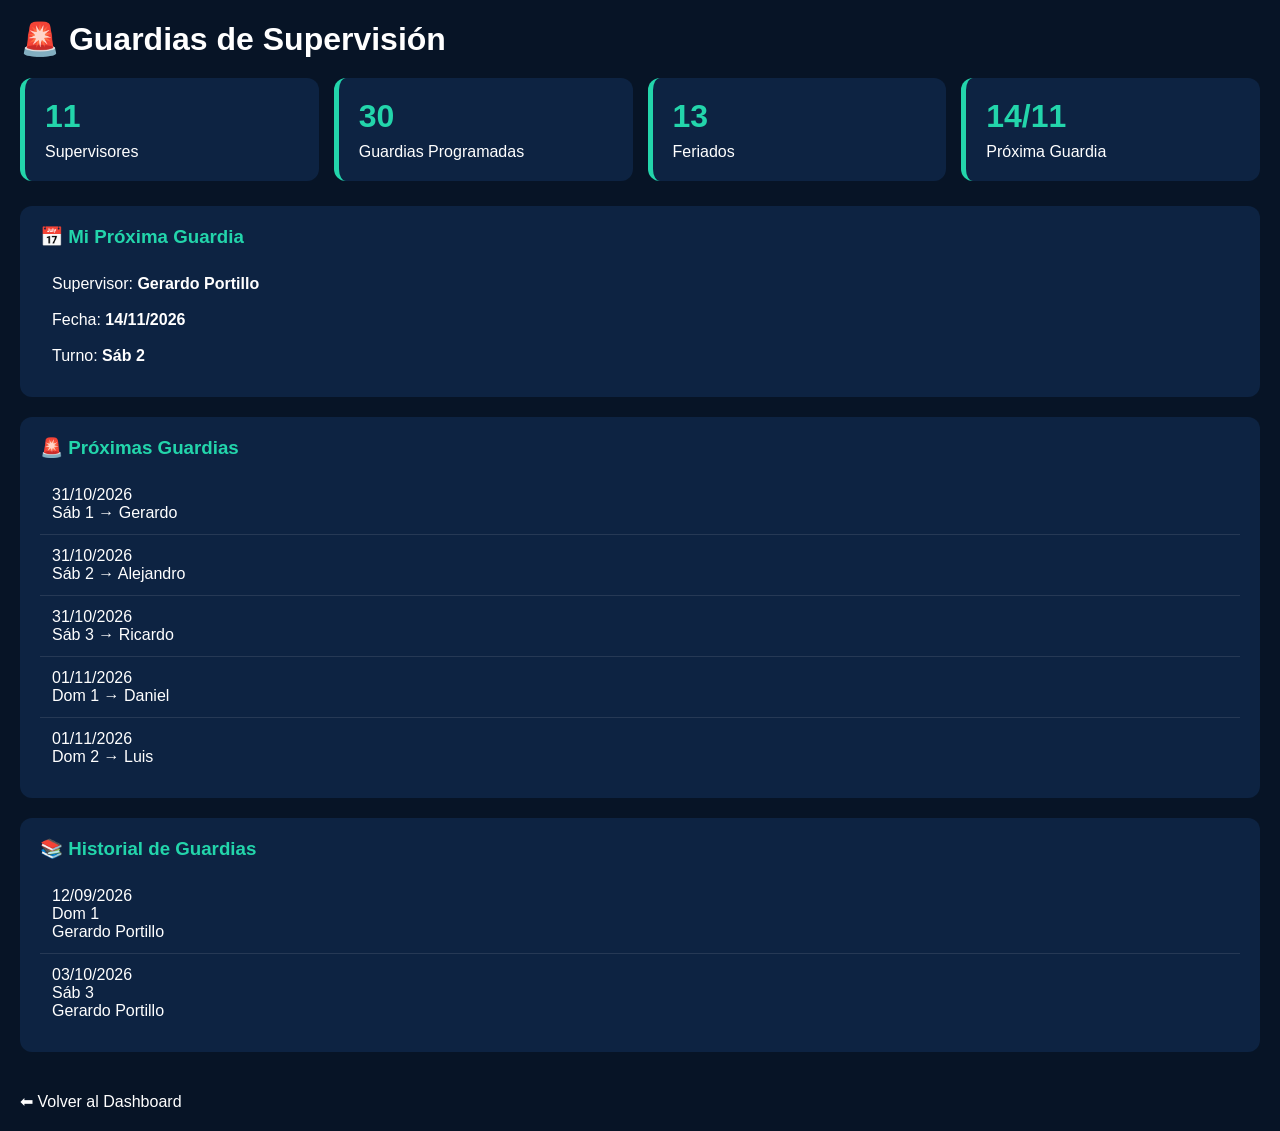
<file: pages/guardias.html>
<!DOCTYPE html>
<html lang="es">

<head>

<meta charset="UTF-8">

<meta name="viewport"
      content="width=device-width, initial-scale=1.0">

<title>Guardias</title>

<style>

*{
    margin:0;
    padding:0;
    box-sizing:border-box;
    font-family:Segoe UI,sans-serif;
}

body{
    background:#071426;
    color:white;
    padding:20px;
}

h1{
    margin-bottom:20px;
}

.resumen{

    display:grid;

    grid-template-columns:
    repeat(auto-fit,minmax(220px,1fr));

    gap:15px;

    margin-bottom:25px;

}

.card{

    background:#0d2342;

    border-left:5px solid #23d5ab;

    border-radius:12px;

    padding:20px;

}

.card h2{

    color:#23d5ab;

    font-size:32px;

}

.card p{

    margin-top:8px;

}

.seccion{

    background:#0d2342;

    border-radius:12px;

    padding:20px;

    margin-bottom:20px;

}

.seccion h3{

    color:#23d5ab;

    margin-bottom:15px;

}

.item{

    padding:12px;

    border-bottom:1px solid
    rgba(255,255,255,.1);

}

.item:last-child{

    border-bottom:none;

}

.volver{

    display:inline-block;

    color:white;

    margin-top:20px;

    text-decoration:none;

}

</style>

</head>

<body>

<h1>
🚨 Guardias de Supervisión
</h1>

<div class="resumen">

    <div class="card">

        <h2>11</h2>

        <p>
            Supervisores
        </p>

    </div>

    <div class="card">

        <h2>30</h2>

        <p>
            Guardias Programadas
        </p>

    </div>

    <div class="card">

        <h2>13</h2>

        <p>
            Feriados
        </p>

    </div>

    <div class="card">

        <h2>14/11</h2>

        <p>
            Próxima Guardia
        </p>

    </div>

</div>

<div class="seccion">

    <h3>
        📅 Mi Próxima Guardia
    </h3>

    <div class="item">

        Supervisor:
        <strong>Gerardo Portillo</strong>

        <br><br>

        Fecha:
        <strong>14/11/2026</strong>

        <br><br>

        Turno:
        <strong>Sáb 2</strong>

    </div>

</div>

<div class="seccion">

    <h3>
        🚨 Próximas Guardias
    </h3>

    <div class="item">

        31/10/2026

        <br>

        Sáb 1 → Gerardo

    </div>

    <div class="item">

        31/10/2026

        <br>

        Sáb 2 → Alejandro

    </div>

    <div class="item">

        31/10/2026

        <br>

        Sáb 3 → Ricardo

    </div>

    <div class="item">

        01/11/2026

        <br>

        Dom 1 → Daniel

    </div>

    <div class="item">

        01/11/2026

        <br>

        Dom 2 → Luis

    </div>

</div>

<div class="seccion">

    <h3>
        📚 Historial de Guardias
    </h3>

    <div class="item">

        12/09/2026

        <br>

        Dom 1

        <br>

        Gerardo Portillo

    </div>

    <div class="item">

        03/10/2026

        <br>

        Sáb 3

        <br>

        Gerardo Portillo

    </div>

</div>

<a
href="../index.html"
class="volver">

⬅ Volver al Dashboard

</a>

</body>

</html>
</file>
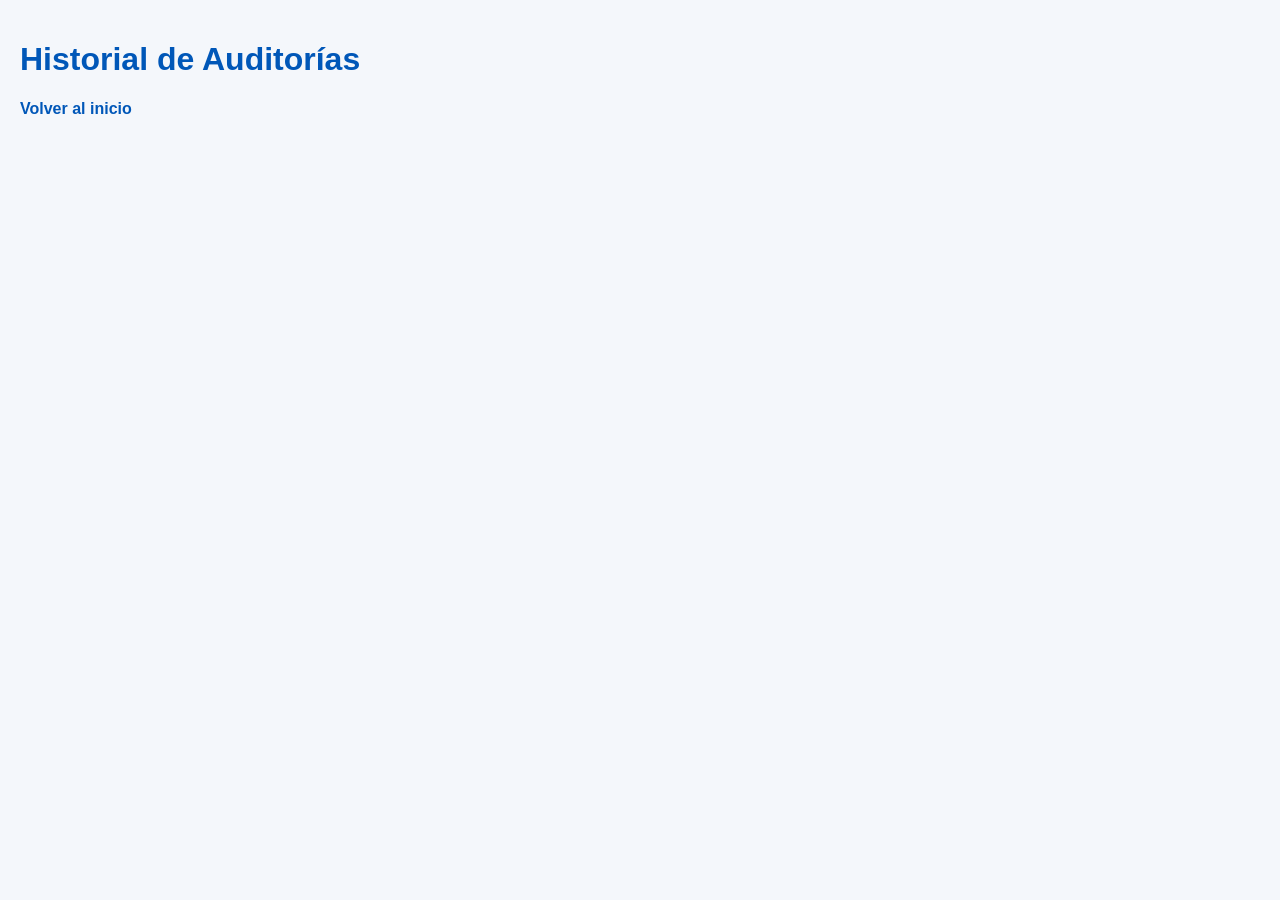
<file: pages/historial.html>
<!DOCTYPE html>
<html lang="es">

<head>
    <meta charset="UTF-8">

    <meta name="viewport"
          content="width=device-width, initial-scale=1.0">

    <title>Historial de Auditorías</title>

    <link rel="stylesheet"
          href="../css/app.css">

</head>

<body>

    <h1>Historial de Auditorías</h1>

    <div id="historialList"></div>

    <p>
        <a href="../index.html">
            Volver al inicio
        </a>
    </p>

    <script src="../js/database.js"></script>
    <script src="../js/historial.js"></script>

</body>

</html>
</file>
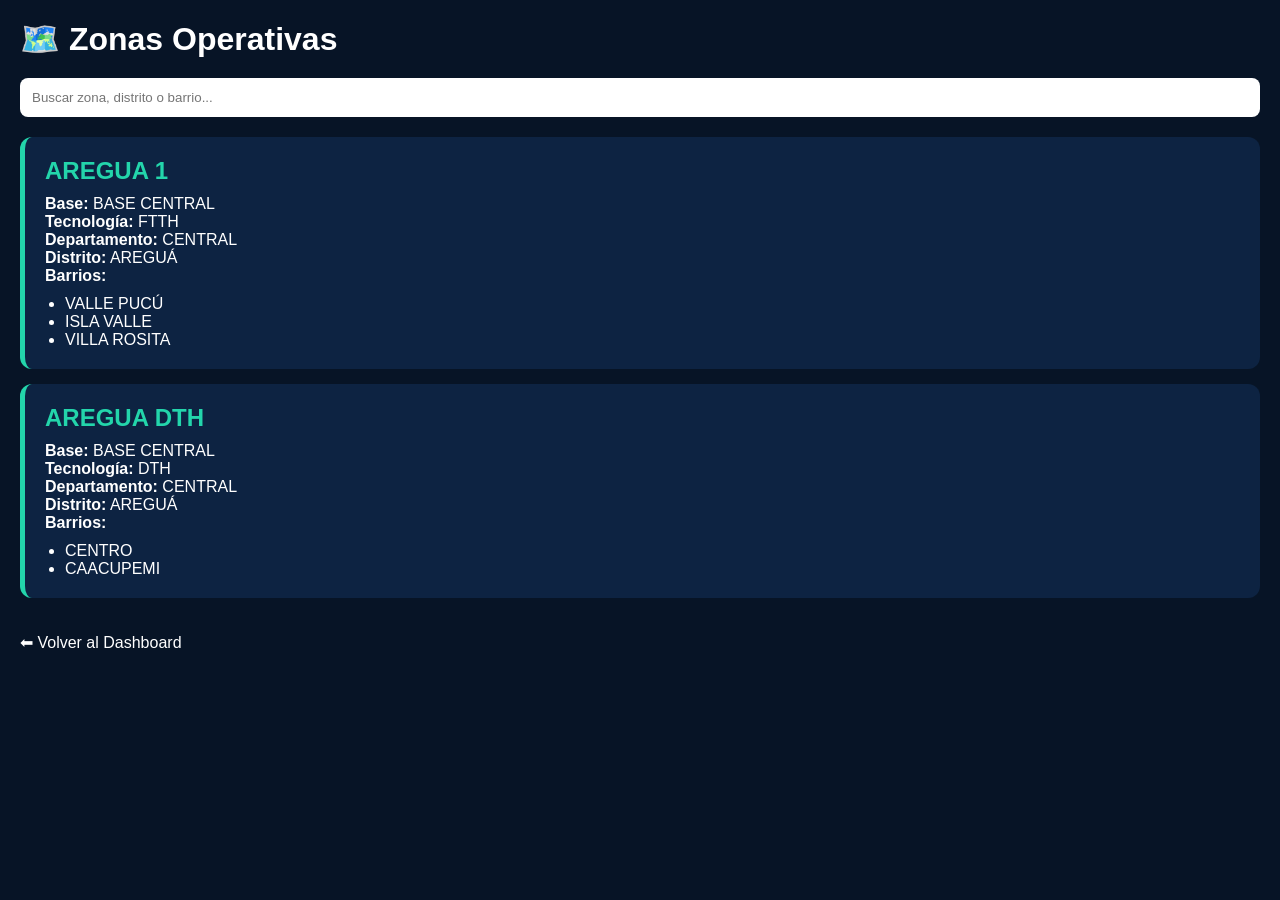
<file: pages/zonas-operativas.html>
<!DOCTYPE html>
<html lang="es">

<head>

<meta charset="UTF-8">

<meta name="viewport"
      content="width=device-width, initial-scale=1.0">

<title>Zonas Operativas</title>

<style>

*{
    margin:0;
    padding:0;
    box-sizing:border-box;
    font-family:Segoe UI,sans-serif;
}

body{
    background:#071426;
    color:white;
    padding:20px;
}

h1{
    margin-bottom:20px;
}

input{

    width:100%;

    padding:12px;

    border:none;

    border-radius:8px;

    margin-bottom:20px;

}

.card{

    background:#0d2342;

    border-left:5px solid #23d5ab;

    border-radius:12px;

    padding:20px;

    margin-bottom:15px;

}

.card h2{

    color:#23d5ab;

    margin-bottom:10px;

}

.card ul{

    margin-left:20px;

    margin-top:10px;

}

.volver{

    display:inline-block;

    margin-top:20px;

    color:white;

    text-decoration:none;

}

</style>

</head>

<body>

<h1>
🗺️ Zonas Operativas
</h1>

<input
type="text"
id="buscarZona"
placeholder="Buscar zona, distrito o barrio...">

<div id="contenedorZonas">

</div>

<a
href="../index.html"
class="volver">

⬅ Volver al Dashboard

</a>

<script src="../js/zonas-data.js"></script>

<script>

function cargarZonas(lista){

    const contenedor =
        document.getElementById(
            "contenedorZonas"
        );

    contenedor.innerHTML = "";

    lista.forEach(
        zona => {

            const card =
                document.createElement(
                    "div"
                );

            card.className =
                "card";

            card.innerHTML = `

                <h2>
                    ${zona.territorio}
                </h2>

                <p>
                    <strong>Base:</strong>
                    ${zona.base}
                </p>

                <p>
                    <strong>Tecnología:</strong>
                    ${zona.tecnologia}
                </p>

                <p>
                    <strong>Departamento:</strong>
                    ${zona.departamento}
                </p>

                <p>
                    <strong>Distrito:</strong>
                    ${zona.distrito}
                </p>

                <p>
                    <strong>Barrios:</strong>
                </p>

                <ul>

                    ${zona.barrios
                        .map(
                            b => `<li>${b}</li>`
                        )
                        .join("")}

                </ul>

            `;

            contenedor.appendChild(
                card
            );

        }
    );

}

cargarZonas(zonas);

document
.getElementById("buscarZona")
.addEventListener(
"input",
(e)=>{

    const texto =
        e.target.value
        .toLowerCase();

    const resultado =
        zonas.filter(
            z =>

            z.territorio
            .toLowerCase()
            .includes(texto)

            ||

            z.distrito
            .toLowerCase()
            .includes(texto)

            ||

            z.barrios
            .join(" ")
            .toLowerCase()
            .includes(texto)

        );

    cargarZonas(
        resultado
    );

});

</script>

</body>

</html>
</file>
<file: css/app.css>
body {
    font-family: Arial, sans-serif;
    margin: 0;
    padding: 20px;
    background: #f4f7fb;
}

h1 {
    color: #0057B8;
}

a {
    color: #0057B8;
    text-decoration: none;
    font-weight: bold;
}

.card {
    background: white;
    border-radius: 12px;
    padding: 16px;
    margin-bottom: 16px;
    box-shadow: 0 2px 8px rgba(0,0,0,.1);
}

input,
select,
textarea {
    width: 100%;
    padding: 10px;
    margin-top: 8px;
    margin-bottom: 16px;
    border: 1px solid #ccc;
    border-radius: 8px;
}

button {
    background: #0057B8;
    color: white;
    border: none;
    padding: 12px;
    border-radius: 8px;
    cursor: pointer;
}
</file>
